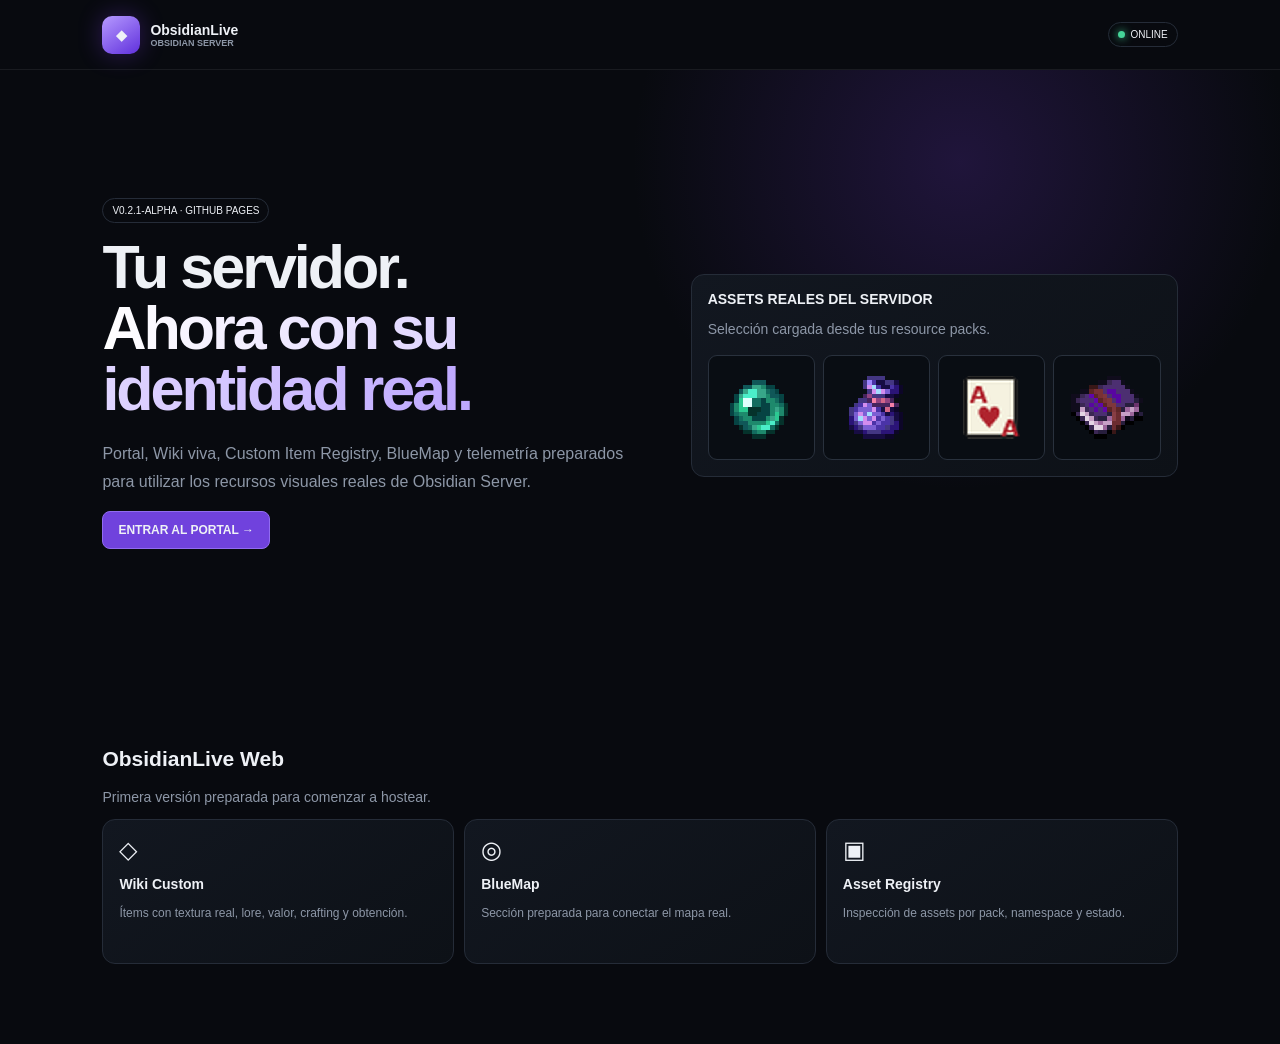
<file: index.html>
<!doctype html><html lang="es"><head><meta charset="utf-8"><meta name="viewport" content="width=device-width,initial-scale=1"><title>ObsidianLive</title><link rel="stylesheet" href="css/style.css"><style>nav{height:70px;display:flex;align-items:center;justify-content:space-between;padding:0 8vw;border-bottom:1px solid #ffffff12}.hero{min-height:610px;padding:60px 8vw;display:grid;grid-template-columns:1.05fr .95fr;gap:50px;align-items:center;background:radial-gradient(circle at 75% 15%,#3b216d77,transparent 30%)}h1{font-size:61px;line-height:1;margin:20px 0;letter-spacing:-3px}.grad{background:linear-gradient(90deg,#fff,#bea8ff);-webkit-background-clip:text;color:transparent}.lead{font-size:16px;line-height:1.7}.preview{display:grid;grid-template-columns:repeat(4,1fr);gap:8px;margin-top:18px}.asset{height:105px;background:#090d13;border:1px solid #29313d;border-radius:9px;display:grid;place-items:center}.asset img{width:72px;height:72px}.features{padding:50px 8vw 80px}.grid{display:grid;grid-template-columns:repeat(3,1fr);gap:10px}.f{min-height:145px}.f b{display:block;margin:12px 0 6px}.f p{font-size:12px;line-height:1.6}.icon{font-size:24px}@media(max-width:850px){.hero{grid-template-columns:1fr}h1{font-size:44px}.grid{grid-template-columns:1fr}}</style></head><body><nav><div class=brand><div class=logo>◆</div><div>ObsidianLive<div class=mut style="font-size:9px">OBSIDIAN SERVER</div></div></div><span class=pill><span class=dot></span>ONLINE</span></nav><section class=hero><div><span class=pill>V0.2.1-ALPHA · GITHUB PAGES</span><h1>Tu servidor.<br><span class=grad>Ahora con su identidad real.</span></h1><p class="lead mut">Portal, Wiki viva, Custom Item Registry, BlueMap y telemetría preparados para utilizar los recursos visuales reales de Obsidian Server.</p><a class=btn href="portal.html">ENTRAR AL PORTAL →</a></div><div class=card><b>ASSETS REALES DEL SERVIDOR</b><p class=mut>Selección cargada desde tus resource packs.</p><div class=preview><div class=asset><img class=pixel src="assets/textures/contercraft/compressed_ender_pearl.png"></div><div class=asset><img class=pixel src="assets/textures/contercraft/ender_bundle.png"></div><div class=asset><img class=pixel src="assets/textures/obsidianbets/a_hearts.png"></div><div class=asset><img class=pixel src="assets/textures/enchantencore/enchanted_book_1.png"></div></div></div></section><section class=features><h2>ObsidianLive Web</h2><p class=mut>Primera versión preparada para comenzar a hostear.</p><div class=grid><div class="card f"><span class=icon>◇</span><b>Wiki Custom</b><p class=mut>Ítems con textura real, lore, valor, crafting y obtención.</p></div><div class="card f"><span class=icon>◎</span><b>BlueMap</b><p class=mut>Sección preparada para conectar el mapa real.</p></div><div class="card f"><span class=icon>▣</span><b>Asset Registry</b><p class=mut>Inspección de assets por pack, namespace y estado.</p></div></div></section></body></html>
</file>
<file: css/style.css>
*{box-sizing:border-box}body{margin:0;background:#080a0f;color:#eef1f6;font:14px Segoe UI,Arial,sans-serif}a{text-decoration:none;color:inherit}:root{--p:#8b5cf6;--g:#45d498;--m:#8d97a7;--l:#252c38;--c:#11161e;--y:#f2c35d}.card{background:linear-gradient(145deg,#121720,#0d1117);border:1px solid var(--l);border-radius:13px;padding:16px}.mut{color:var(--m)}.good{color:var(--g)}.pill{border:1px solid var(--l);border-radius:20px;padding:6px 9px;font-size:10px}.logo{width:38px;height:38px;border-radius:10px;background:linear-gradient(145deg,#b69aff,#6030dc);display:grid;place-items:center;box-shadow:0 0 25px #7c3aed55}.brand{display:flex;gap:10px;align-items:center;font-weight:bold}.dot{display:inline-block;width:7px;height:7px;background:var(--g);border-radius:50%;box-shadow:0 0 8px var(--g);margin-right:5px}.btn{display:inline-block;padding:11px 15px;border-radius:8px;background:#7042dd;border:1px solid #916cf1;font-weight:bold;font-size:12px}img.pixel{image-rendering:pixelated;object-fit:contain}
</file>
